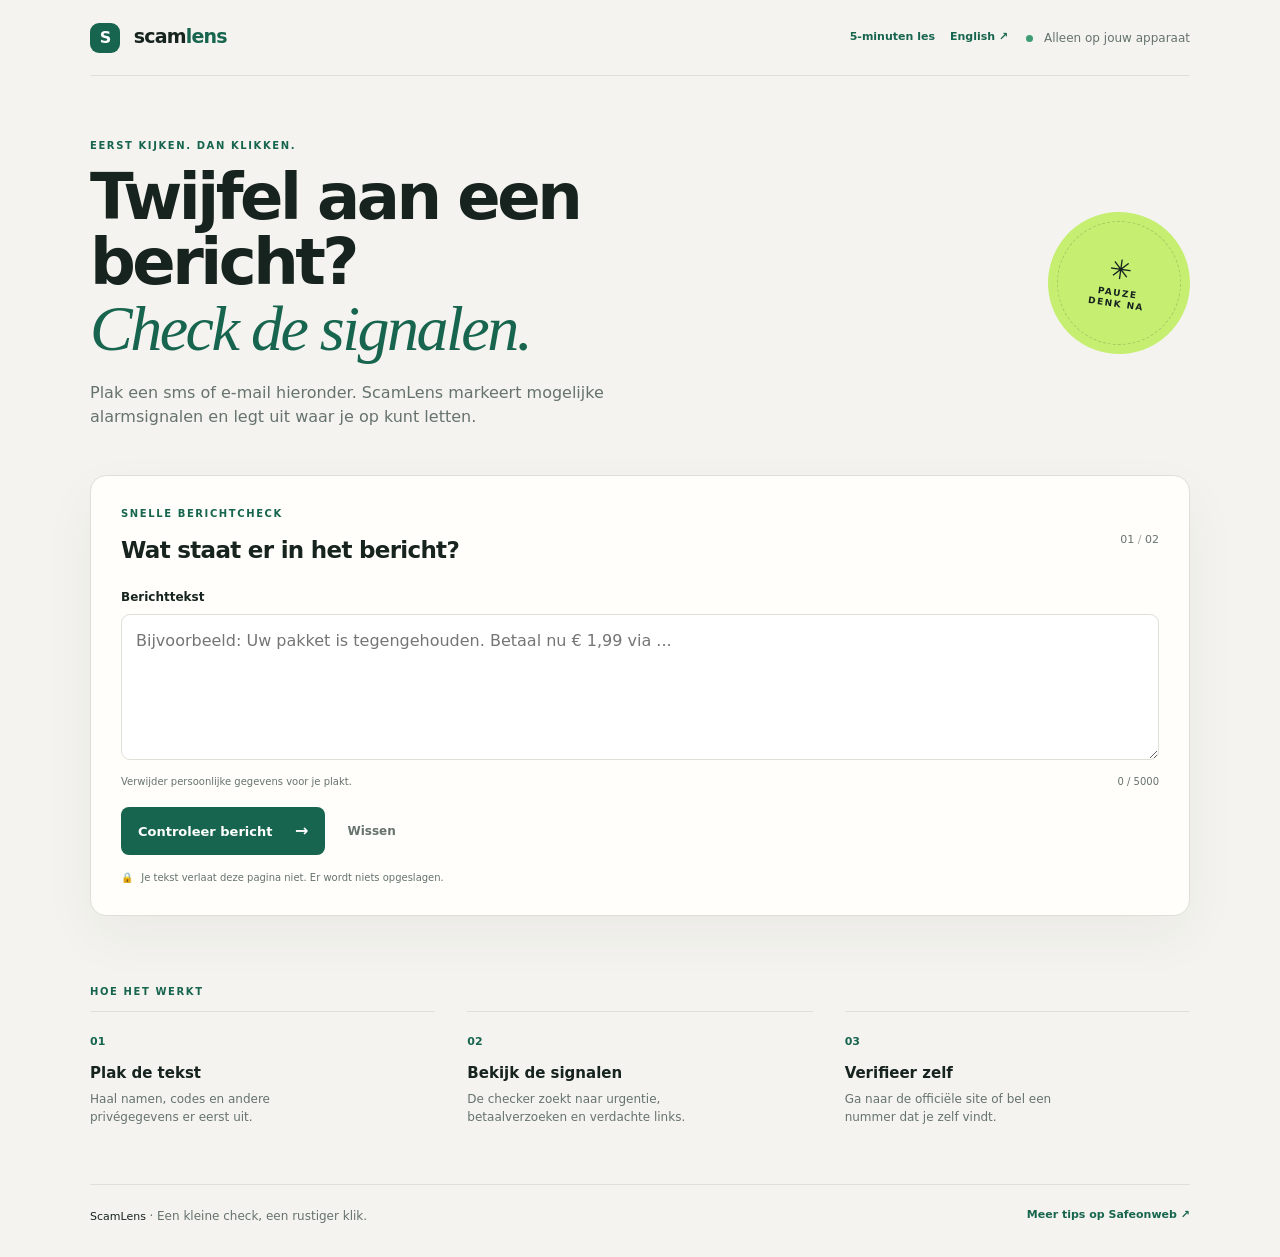
<file: index.html>
<!doctype html>
<html lang="nl">
<head>
  <meta charset="utf-8">
  <meta name="viewport" content="width=device-width, initial-scale=1">
  <meta name="theme-color" content="#f4f3ef">
  <meta name="description" content="Controleer verdachte berichten op herkenbare alarmsignalen. Gratis, lokaal en zonder account.">
  <title>ScamLens — Kijk twee keer</title>
  <link rel="stylesheet" href="styles.css">
  <script src="app.js" defer></script>
</head>
<body>
  <header class="topbar"><a class="brand" href="#top" aria-label="ScamLens start"><span class="brand-mark">S</span> scam<span>lens</span></a><nav class="header-links"><a class="lesson-link" href="learn.html">5-minuten les</a><a class="lesson-link" href="en/index.html">English ↗</a></nav><span class="local-note"><i></i> Alleen op jouw apparaat</span></header>
  <main id="top">
    <section class="hero">
      <div class="hero-copy"><p class="eyebrow">EERST KIJKEN. DAN KLIKKEN.</p><h1>Twijfel aan een bericht?<br><em>Check de signalen.</em></h1><p class="intro">Plak een sms of e-mail hieronder. ScamLens markeert mogelijke alarmsignalen en legt uit waar je op kunt letten.</p></div>
      <div class="hero-badge" aria-hidden="true"><div class="badge-orbit"></div><span>✳</span><small>PAUZE<br>DENK NA</small></div>
    </section>
    <section class="checker card" aria-labelledby="form-title">
      <div class="section-head"><div><p class="eyebrow">SNELLE BERICHTCHECK</p><h2 id="form-title">Wat staat er in het bericht?</h2></div><span class="step">01 <b>/</b> 02</span></div>
      <label for="message">Berichttekst</label>
      <textarea id="message" maxlength="5000" placeholder="Bijvoorbeeld: Uw pakket is tegengehouden. Betaal nu € 1,99 via ..." spellcheck="false"></textarea>
      <div class="input-meta"><span>Verwijder persoonlijke gegevens voor je plakt.</span><span id="counter">0 / 5000</span></div>
      <div class="actions"><button id="checkButton" class="primary">Controleer bericht <span aria-hidden="true">→</span></button><button id="clearButton" class="quiet" type="button">Wissen</button><span id="error" class="error" role="alert"></span></div>
      <p class="privacy"><span aria-hidden="true">🔒</span> Je tekst verlaat deze pagina niet. Er wordt niets opgeslagen.</p>
    </section>
    <section id="results" class="results" aria-live="polite" hidden>
      <div class="result-heading"><div><p class="eyebrow">JOUW RESULTAAT</p><h2 id="resultTitle">Controle afgerond</h2></div><button id="againButton" class="quiet" type="button">Opnieuw beginnen ↗</button></div>
      <div class="result-grid"><div class="score-card card"><div id="meter" class="meter"><div class="meter-inner"><strong id="score">0</strong><span>signalen</span></div></div><div><p id="riskLabel" class="risk-label">Geen duidelijke signalen gevonden</p><p id="summary" class="muted"></p></div></div><div class="findings card"><h3>Waar je op kunt letten</h3><ul id="findingList"></ul></div></div>
      <div class="next-step"><span class="next-icon">↗</span><div><strong>Neem bij twijfel zelf contact op</strong><p>Gebruik het officiële telefoonnummer of de website die je zelf opzoekt. Klik niet op links in het bericht en deel nooit wachtwoorden of verificatiecodes.</p></div></div>
      <p class="disclaimer">ScamLens herkent alleen veelvoorkomende tekstsignalen. Een lage score bewijst niet dat een bericht veilig is; een hoge score bewijst niet dat het fraude is. Controleer belangrijke berichten altijd via een officieel kanaal.</p>
    </section>
    <section class="how"><p class="eyebrow">HOE HET WERKT</p><div class="how-grid"><article><span>01</span><h3>Plak de tekst</h3><p>Haal namen, codes en andere privégegevens er eerst uit.</p></article><article><span>02</span><h3>Bekijk de signalen</h3><p>De checker zoekt naar urgentie, betaalverzoeken en verdachte links.</p></article><article><span>03</span><h3>Verifieer zelf</h3><p>Ga naar de officiële site of bel een nummer dat je zelf vindt.</p></article></div></section>
  </main>
  <footer><span>ScamLens <span class="muted">· Een kleine check, een rustiger klik.</span></span><a href="https://www.safeonweb.be/nl" target="_blank" rel="noreferrer">Meer tips op Safeonweb ↗</a></footer>
</body>
</html>
</file>
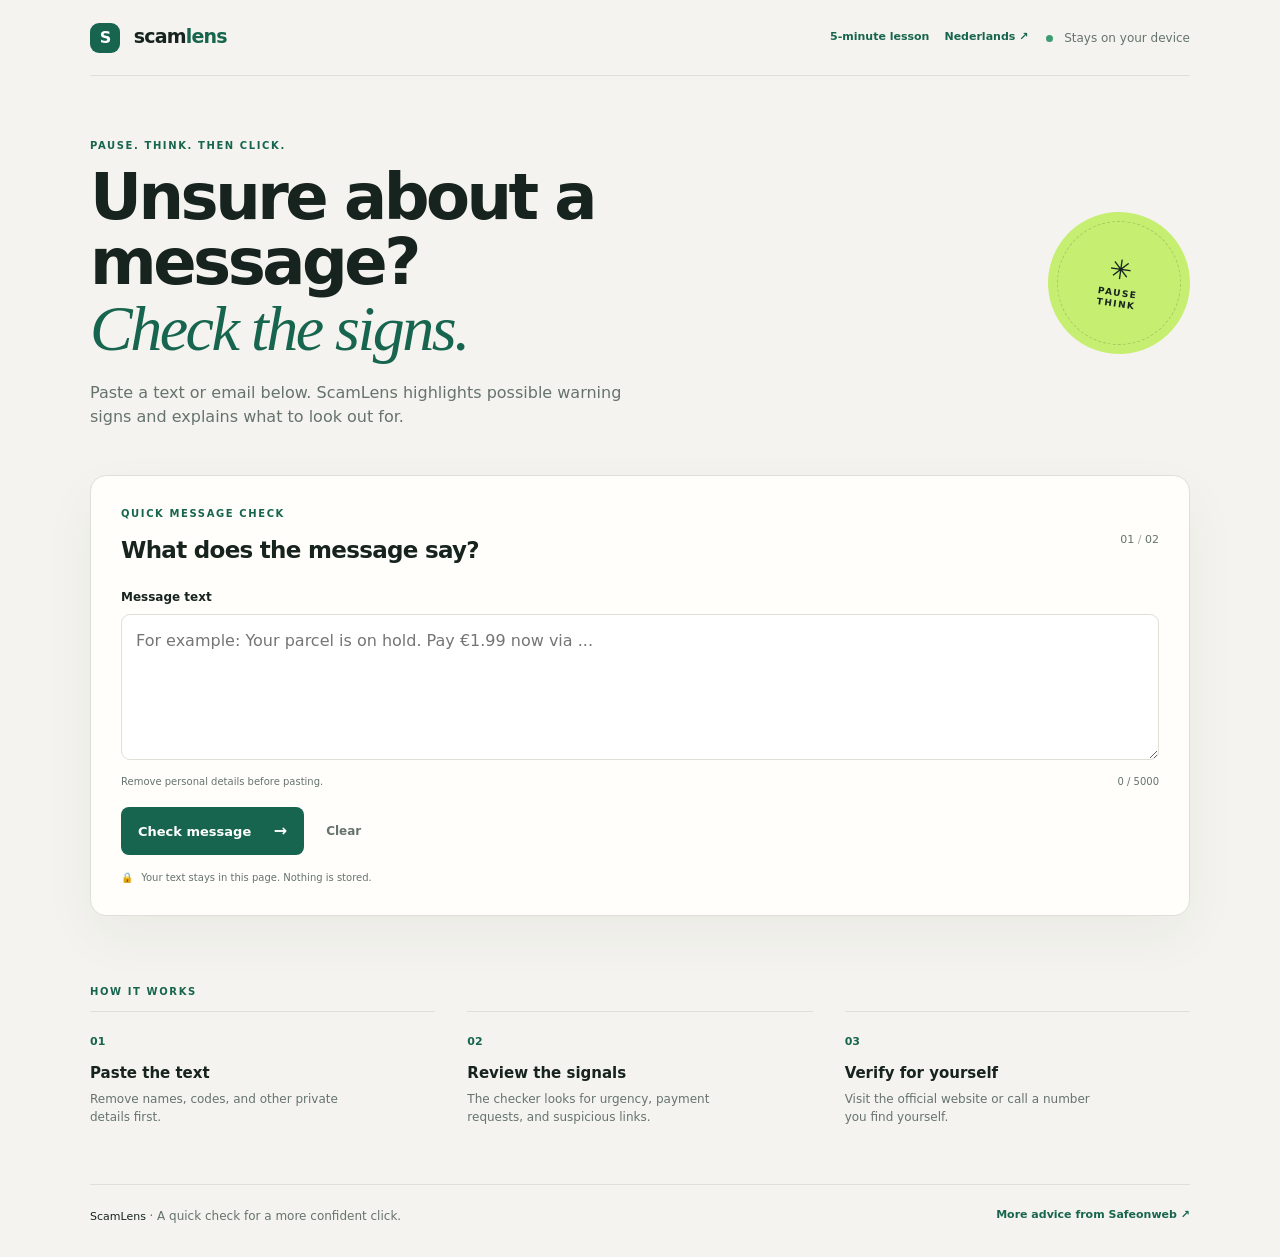
<file: en/index.html>
<!doctype html>
<html lang="en"><head><meta charset="utf-8"><meta name="viewport" content="width=device-width, initial-scale=1"><meta name="theme-color" content="#f4f3ef"><meta name="description" content="Check suspicious messages for common warning signs. Free, private, and processed on your device."><title>ScamLens — Pause before you click</title><link rel="stylesheet" href="../styles.css"><script src="app.js" defer></script></head>
<body><header class="topbar"><a class="brand" href="index.html" aria-label="ScamLens home"><span class="brand-mark">S</span> scam<span>lens</span></a><nav class="header-links"><a class="lesson-link" href="learn.html">5-minute lesson</a><a class="lesson-link" href="../index.html">Nederlands ↗</a></nav><span class="local-note"><i></i> Stays on your device</span></header>
<main id="top"><section class="hero"><div class="hero-copy"><p class="eyebrow">PAUSE. THINK. THEN CLICK.</p><h1>Unsure about a message?<br><em>Check the signs.</em></h1><p class="intro">Paste a text or email below. ScamLens highlights possible warning signs and explains what to look out for.</p></div><div class="hero-badge" aria-hidden="true"><div class="badge-orbit"></div><span>✳</span><small>PAUSE<br>THINK</small></div></section>
<section class="checker card" aria-labelledby="form-title"><div class="section-head"><div><p class="eyebrow">QUICK MESSAGE CHECK</p><h2 id="form-title">What does the message say?</h2></div><span class="step">01 <b>/</b> 02</span></div><label for="message">Message text</label><textarea id="message" maxlength="5000" placeholder="For example: Your parcel is on hold. Pay €1.99 now via ..." spellcheck="false"></textarea><div class="input-meta"><span>Remove personal details before pasting.</span><span id="counter">0 / 5000</span></div><div class="actions"><button id="checkButton" class="primary">Check message <span aria-hidden="true">→</span></button><button id="clearButton" class="quiet" type="button">Clear</button><span id="error" class="error" role="alert"></span></div><p class="privacy"><span aria-hidden="true">🔒</span> Your text stays in this page. Nothing is stored.</p></section>
<section id="results" class="results" aria-live="polite" hidden><div class="result-heading"><div><p class="eyebrow">YOUR RESULT</p><h2 id="resultTitle">Check complete</h2></div><button id="againButton" class="quiet" type="button">Start over ↗</button></div><div class="result-grid"><div class="score-card card"><div id="meter" class="meter"><div class="meter-inner"><strong id="score">0</strong><span>signals</span></div></div><div><p id="riskLabel" class="risk-label">No clear signals found</p><p id="summary" class="muted"></p></div></div><div class="findings card"><h3>What to look out for</h3><ul id="findingList"></ul></div></div><div class="next-step"><span class="next-icon">↗</span><div><strong>When in doubt, contact them yourself</strong><p>Use the official phone number or website you find yourself. Do not click links in the message or share passwords or verification codes.</p></div></div><p class="disclaimer">ScamLens only spots common text signals. A low score does not prove a message is safe; a high score does not prove fraud. Verify important messages through an official channel.</p></section>
<section class="how"><p class="eyebrow">HOW IT WORKS</p><div class="how-grid"><article><span>01</span><h3>Paste the text</h3><p>Remove names, codes, and other private details first.</p></article><article><span>02</span><h3>Review the signals</h3><p>The checker looks for urgency, payment requests, and suspicious links.</p></article><article><span>03</span><h3>Verify for yourself</h3><p>Visit the official website or call a number you find yourself.</p></article></div></section></main>
<footer><span>ScamLens <span class="muted">· A quick check for a more confident click.</span></span><a href="https://www.safeonweb.be/en" target="_blank" rel="noreferrer">More advice from Safeonweb ↗</a></footer></body></html>
</file>
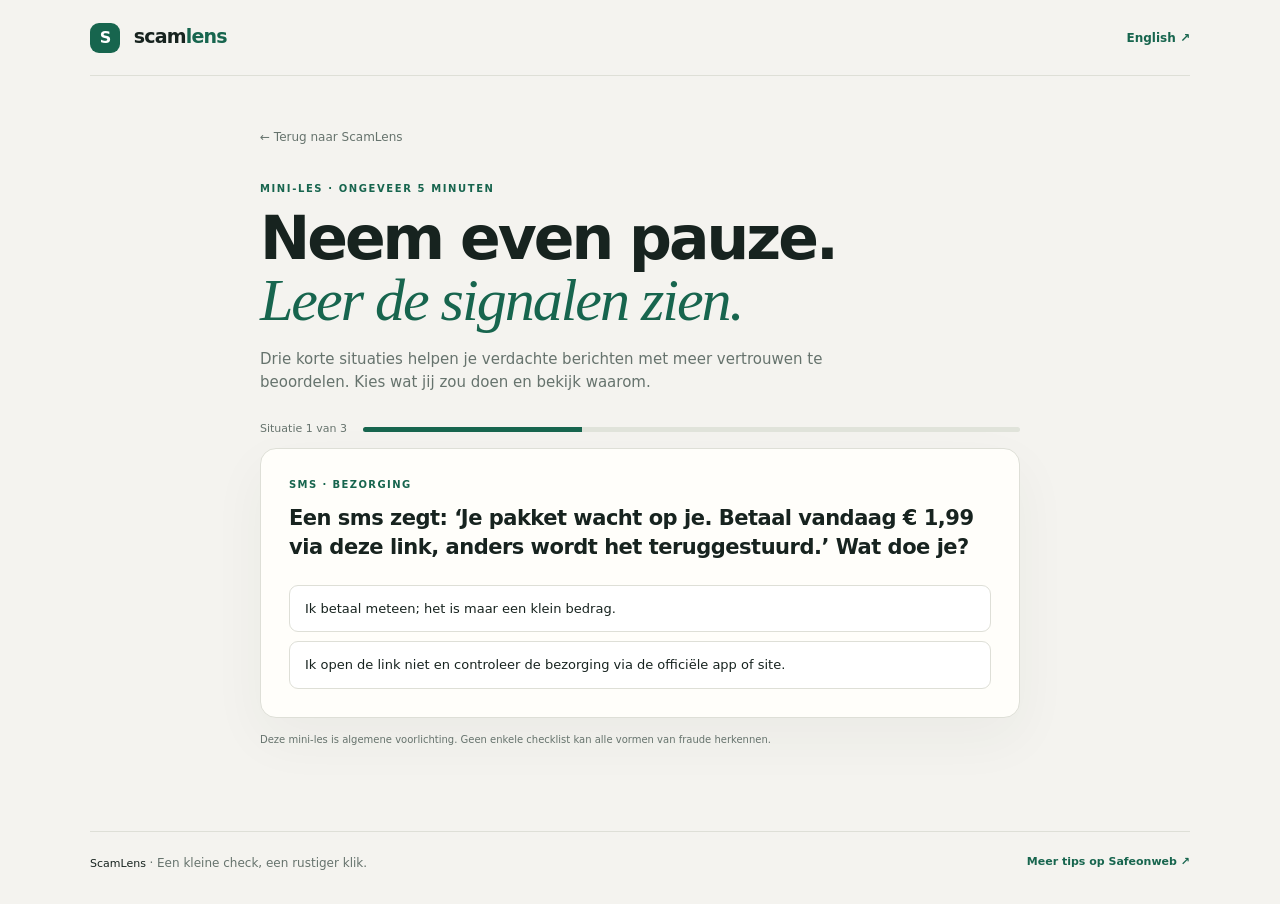
<file: learn.html>
<!doctype html>
<html lang="nl">
<head><meta charset="utf-8"><meta name="viewport" content="width=device-width, initial-scale=1"><meta name="theme-color" content="#f4f3ef"><title>ScamLens — 5 minuten slimmer</title><link rel="stylesheet" href="styles.css"><script src="lesson.js" defer></script></head>
<body><header class="topbar"><a class="brand" href="index.html"><span class="brand-mark">S</span> scam<span>lens</span></a><a class="lang" href="en/learn.html">English ↗</a></header>
<main class="lesson"><a class="back" href="index.html">← Terug naar ScamLens</a><p class="eyebrow">MINI-LES · ONGEVEER 5 MINUTEN</p><h1>Neem even pauze.<br><em>Leer de signalen zien.</em></h1><p class="lead">Drie korte situaties helpen je verdachte berichten met meer vertrouwen te beoordelen. Kies wat jij zou doen en bekijk waarom.</p>
<div class="progress-row"><span id="progressText">Situatie 1 van 3</span><div class="progress"><i id="progressBar"></i></div></div>
<section class="quiz card" aria-live="polite"><div class="scenario-tag" id="scenarioTag">SMS · BEZORGING</div><h2 id="scenario"></h2><div id="choices" class="choices"></div><div id="feedback" class="feedback" hidden></div><button id="next" class="primary" hidden>Volgende situatie <span>→</span></button></section>
<section id="done" class="done card" hidden><div class="done-icon">✓</div><p class="eyebrow">GOED BEZIG</p><h2>Je hebt de signalen geoefend.</h2><p id="finalScore"></p><p>Onthoud: stop, controleer de afzender via een kanaal dat je zelf opzoekt en deel nooit wachtwoorden of verificatiecodes.</p><a class="primary link-button" href="index.html">Controleer een bericht →</a></section>
<p class="lesson-note">Deze mini-les is algemene voorlichting. Geen enkele checklist kan alle vormen van fraude herkennen.</p></main>
<footer><span>ScamLens <span class="muted">· Een kleine check, een rustiger klik.</span></span><a href="https://www.safeonweb.be/nl" target="_blank" rel="noreferrer">Meer tips op Safeonweb ↗</a></footer></body></html>
</file>
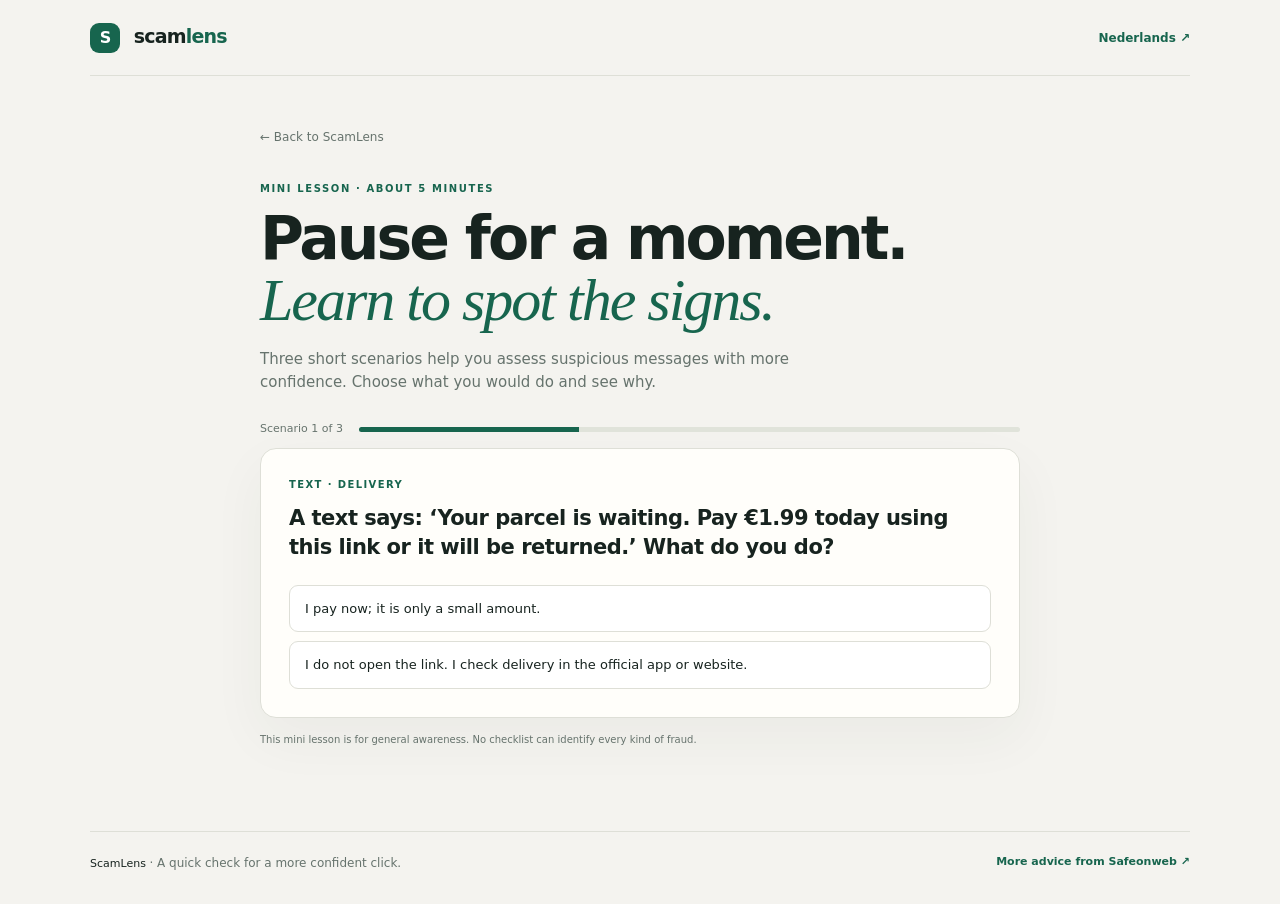
<file: en/learn.html>
<!doctype html><html lang="en"><head><meta charset="utf-8"><meta name="viewport" content="width=device-width, initial-scale=1"><meta name="theme-color" content="#f4f3ef"><title>ScamLens — 5-minute guide</title><link rel="stylesheet" href="../styles.css"><script src="lesson.js" defer></script></head><body>
<header class="topbar"><a class="brand" href="index.html"><span class="brand-mark">S</span> scam<span>lens</span></a><a class="lang" href="../learn.html">Nederlands ↗</a></header>
<main class="lesson"><a class="back" href="index.html">← Back to ScamLens</a><p class="eyebrow">MINI LESSON · ABOUT 5 MINUTES</p><h1>Pause for a moment.<br><em>Learn to spot the signs.</em></h1><p class="lead">Three short scenarios help you assess suspicious messages with more confidence. Choose what you would do and see why.</p>
<div class="progress-row"><span id="progressText">Scenario 1 of 3</span><div class="progress"><i id="progressBar"></i></div></div>
<section class="quiz card" aria-live="polite"><div class="scenario-tag" id="scenarioTag">TEXT · DELIVERY</div><h2 id="scenario"></h2><div id="choices" class="choices"></div><div id="feedback" class="feedback" hidden></div><button id="next" class="primary" hidden>Next scenario <span>→</span></button></section>
<section id="done" class="done card" hidden><div class="done-icon">✓</div><p class="eyebrow">NICE WORK</p><h2>You have practised spotting the signs.</h2><p id="finalScore"></p><p>Remember: pause, verify the sender using a channel you find yourself, and never share passwords or verification codes.</p><a class="primary link-button" href="index.html">Check a message →</a></section>
<p class="lesson-note">This mini lesson is for general awareness. No checklist can identify every kind of fraud.</p></main>
<footer><span>ScamLens <span class="muted">· A quick check for a more confident click.</span></span><a href="https://www.safeonweb.be/en" target="_blank" rel="noreferrer">More advice from Safeonweb ↗</a></footer></body></html>
</file>
<file: styles.css>
:root{--ink:#17231f;--muted:#66736d;--paper:#f4f3ef;--white:#fffefa;--green:#17654e;--lime:#c6ef72;--line:#dedfd7;--orange:#cc693c;--shadow:0 20px 55px #263b2c0c}*{box-sizing:border-box}html{scroll-behavior:smooth}body{margin:0;background:var(--paper);color:var(--ink);font-family:Inter,ui-sans-serif,system-ui,-apple-system,"Segoe UI",sans-serif;line-height:1.5}.topbar,main,footer{width:min(1100px,calc(100% - 48px));margin:auto}.topbar{height:76px;display:flex;align-items:center;justify-content:space-between;border-bottom:1px solid var(--line)}.brand{text-decoration:none;color:var(--ink);font-size:19px;font-weight:800;letter-spacing:-.8px}.brand>span:last-child{color:var(--green)}.brand-mark{display:inline-grid;place-items:center;width:30px;height:30px;margin-right:8px;background:var(--green);color:white;border-radius:9px;font-size:16px}.local-note{color:var(--muted);font-size:12px}.local-note i{display:inline-block;background:#3d9c72;width:7px;height:7px;border-radius:50%;margin-right:7px}.hero{padding:62px 0 46px;display:flex;align-items:center;justify-content:space-between}.eyebrow{font-size:10px;font-weight:800;letter-spacing:1.6px;color:var(--green);margin:0 0 12px}.hero h1{font-size:clamp(38px,6vw,64px);line-height:1.02;letter-spacing:-3.5px;margin:0;max-width:700px}.hero h1 em{font-family:Georgia,serif;font-weight:400;color:var(--green);letter-spacing:-2.5px}.intro{font-size:16px;color:var(--muted);max-width:570px;margin:20px 0 0}.hero-badge{width:142px;height:142px;border-radius:50%;background:var(--lime);position:relative;display:flex;flex-direction:column;align-items:center;justify-content:center;flex:none;transform:rotate(8deg)}.hero-badge>span{font-size:27px;line-height:1}.hero-badge small{font-size:9px;text-align:center;line-height:1.25;letter-spacing:1.5px;font-weight:900;margin-top:5px}.badge-orbit{position:absolute;inset:9px;border:1px dashed #385b363e;border-radius:50%}.card{background:var(--white);border:1px solid var(--line);border-radius:16px;box-shadow:var(--shadow)}.checker{padding:30px}.section-head,.result-heading{display:flex;justify-content:space-between;align-items:center}.section-head h2,.result-heading h2{font-size:23px;letter-spacing:-.7px;margin:0 0 21px}.step{font-size:11px;color:var(--muted);margin-top:-14px}.step b{color:#a5aaa2;font-weight:400}label{display:block;font-size:12px;font-weight:700;margin-bottom:8px}textarea{width:100%;height:146px;resize:vertical;border:1px solid var(--line);border-radius:9px;padding:14px;background:#fff;color:var(--ink);font:inherit;line-height:1.55;outline:none}textarea:focus{border-color:var(--green);box-shadow:0 0 0 3px #17654e18}.input-meta{display:flex;justify-content:space-between;font-size:10px;color:var(--muted);margin-top:7px}.actions{display:flex;align-items:center;gap:16px;margin-top:18px}.primary{border:0;border-radius:8px;padding:12px 17px;background:var(--green);color:white;font:inherit;font-weight:700;font-size:13px;cursor:pointer;transition:background .2s,transform .2s}.primary:hover{background:#10533f;transform:translateY(-1px)}.primary span{margin-left:18px;font-size:16px}.quiet{border:0;background:transparent;color:var(--muted);font:inherit;font-weight:600;font-size:12px;cursor:pointer}.quiet:hover{color:var(--green)}.error{color:#a53624;font-size:12px}.privacy{font-size:10px;color:var(--muted);margin:15px 0 0}.privacy span{margin-right:5px}.results{padding:48px 0 4px}.result-heading{align-items:flex-start}.result-heading h2{margin-bottom:19px}.result-grid{display:grid;grid-template-columns:.85fr 1.15fr;gap:15px}.score-card{padding:24px;display:flex;align-items:center;gap:22px}.meter{--angle:0deg;width:88px;height:88px;border-radius:50%;background:conic-gradient(var(--green) var(--angle),#e8e9e1 0);display:grid;place-items:center;flex:none}.meter-inner{width:70px;height:70px;border-radius:50%;background:var(--white);display:flex;align-items:center;justify-content:center;flex-direction:column}.meter-inner strong{font-size:23px;line-height:1}.meter-inner span{font-size:9px;color:var(--muted)}.risk-label{font-weight:800;font-size:14px;margin:0 0 4px}.muted{color:var(--muted);font-size:12px;margin:0}.findings{padding:22px 26px}.findings h3{font-size:13px;margin:0 0 13px}.findings ul{list-style:none;padding:0;margin:0;display:grid;gap:10px}.findings li{font-size:12px;padding-left:24px;position:relative;color:#45524c}.findings li:before{content:"!";position:absolute;left:0;top:0;display:grid;place-items:center;width:16px;height:16px;background:#f7e6da;color:#a54925;border-radius:50%;font-size:10px;font-weight:800}.findings .all-clear:before{content:"✓";background:#e6f1d3;color:var(--green)}.next-step{display:flex;gap:13px;padding:17px 20px;background:#e9eee5;border-radius:12px;margin-top:15px}.next-icon{display:grid;place-items:center;flex:none;width:27px;height:27px;border-radius:8px;background:var(--green);color:white}.next-step strong{font-size:12px}.next-step p{font-size:11px;color:#58645d;margin:3px 0 0}.disclaimer{font-size:10px;color:var(--muted);max-width:740px;margin:13px 0 0}.how{padding:68px 0 58px}.how-grid{display:grid;grid-template-columns:repeat(3,1fr);gap:32px}.how-grid article{border-top:1px solid var(--line);padding-top:16px}.how-grid article>span{color:var(--green);font-size:11px;font-weight:800}.how-grid h3{font-size:15px;margin:10px 0 5px}.how-grid p{font-size:12px;color:var(--muted);margin:0;max-width:260px}footer{border-top:1px solid var(--line);padding:22px 0 32px;display:flex;justify-content:space-between;font-size:11px}footer a{color:var(--green);text-decoration:none;font-weight:700}footer a:hover{text-decoration:underline}[hidden]{display:none!important}@media(max-width:680px){.topbar,main,footer{width:min(100% - 32px,560px)}.topbar{height:64px}.hero{padding:47px 0 30px}.hero h1{letter-spacing:-2px}.hero h1 em{letter-spacing:-1.7px}.hero-badge{width:88px;height:88px;margin-left:10px}.hero-badge small{font-size:7px}.hero-badge>span{font-size:18px}.badge-orbit{inset:6px}.intro{font-size:14px}.checker{padding:21px 17px}.section-head h2,.result-heading h2{font-size:19px}.result-grid{grid-template-columns:1fr}.score-card{padding:18px}.results{padding-top:38px}.how{padding:50px 0 42px}.how-grid{grid-template-columns:1fr;gap:15px}.how-grid article{padding-top:12px}.how-grid p{max-width:none}.result-heading{gap:8px}.result-heading .quiet{font-size:10px}footer{gap:12px;align-items:flex-start;flex-direction:column}}

.lesson{max-width:760px;padding:48px 0 74px}.lang{font-size:12px;font-weight:700;color:var(--green);text-decoration:none}.back{display:inline-block;color:var(--muted);font-size:12px;text-decoration:none;margin-bottom:35px}.back:hover{color:var(--green)}.lesson h1{font-size:clamp(38px,6vw,60px);line-height:1.02;letter-spacing:-3px;margin:0}.lesson h1 em{font-family:Georgia,serif;font-weight:400;color:var(--green);letter-spacing:-2px}.lead{color:var(--muted);font-size:15px;max-width:590px;margin:17px 0 28px}.progress-row{display:flex;align-items:center;gap:16px;color:var(--muted);font-size:11px;margin:0 0 10px}.progress{height:5px;background:#e0e3da;flex:1;border-radius:9px;overflow:hidden}.progress i{display:block;height:100%;width:33.33%;background:var(--green);transition:width .25s}.quiz{padding:28px}.scenario-tag{font-size:10px;font-weight:800;letter-spacing:1.4px;color:var(--green);margin-bottom:12px}.quiz h2{font-size:21px;line-height:1.4;letter-spacing:-.5px;margin:0 0 22px}.choices{display:grid;gap:9px}.choice{width:100%;padding:13px 15px;text-align:left;border:1px solid var(--line);background:#fff;border-radius:9px;color:var(--ink);font:inherit;font-size:13px;cursor:pointer}.choice:hover:not(:disabled){border-color:var(--green);background:#f7faf5}.choice:disabled{cursor:default}.choice.correct{border-color:#408c64;background:#eef6e9}.choice.wrong{border-color:#cd7955;background:#fcf0e8}.feedback{padding:14px 15px;background:#edf1e9;border-radius:9px;margin:14px 0;color:#42534a;font-size:12px;line-height:1.6}.quiz .primary{margin-top:12px}.done{padding:35px;margin-top:10px}.done-icon{display:grid;place-items:center;width:44px;height:44px;border-radius:50%;background:var(--lime);font-size:21px;font-weight:800;margin-bottom:22px}.done h2{font-size:25px;letter-spacing:-.8px;margin:0 0 8px}.done>p:not(.eyebrow){font-size:13px;color:var(--muted);max-width:580px}.link-button{display:inline-block;text-decoration:none;margin-top:8px}.lesson-note{color:var(--muted);font-size:10px;margin-top:14px}@media(max-width:680px){.lesson{padding:35px 0 55px}.back{margin-bottom:25px}.lesson h1{letter-spacing:-2px}.quiz{padding:21px 17px}.quiz h2{font-size:18px}.done{padding:24px}}
.header-links{display:flex;align-items:center;gap:15px;margin-left:auto;margin-right:18px}.lesson-link{color:var(--green);text-decoration:none;font-size:11px;font-weight:800}.lesson-link:hover{text-decoration:underline}@media(max-width:680px){.header-links{gap:9px;margin-right:10px}.lesson-link{font-size:10px}.local-note{font-size:0}.local-note i{margin-right:0}}
</file>
